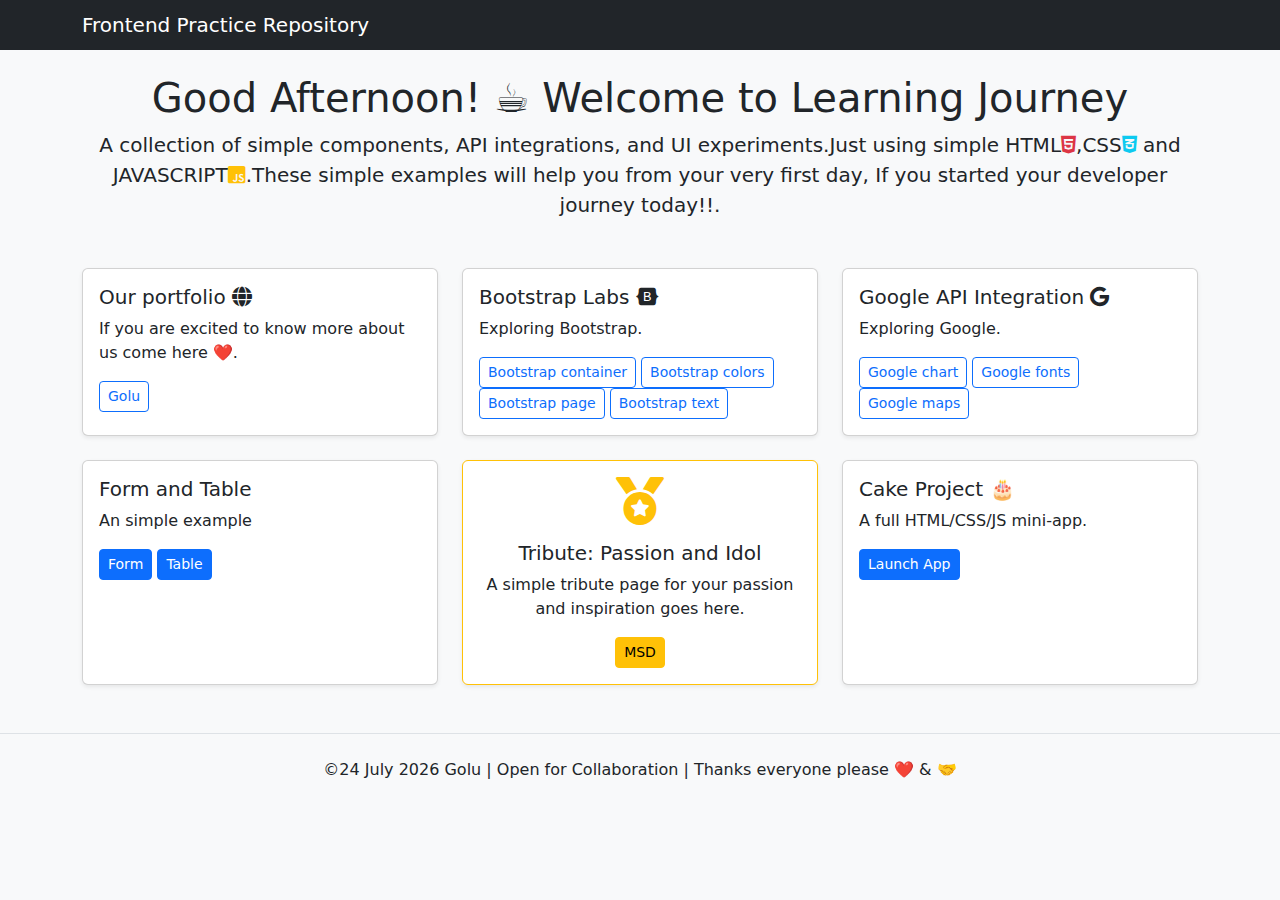
<file: index.html>
<!-- * Copyright (c) 2026 Golu
 * Project: Front-End Practice Dashboard
 * License: MIT
  -->

<!doctype html>

<!-- To write comments,Which is a very good practice to have then,
  you just need to click "ctrl+/(forwardslash)" on windows
  and on MacOs "command+/". It works almost in every code editors for any programming language -->

<html lang="en">
  <!--If any fellow learner curious about what is going through each line of code,
   then you just need to take your cursor on the exact content. 
  It will automatically take you to the best reference  -->

  <head>
    <meta charset="UTF-8" />
    <meta name="viewport" content="width=device-width, initial-scale=1.0" />
    <title>Golu's Web Dev Front-End Playground</title>
    <link rel="stylesheet" href="style.css" />
    <link
      href="https://cdn.jsdelivr.net/npm/bootstrap@5.3.0/dist/css/bootstrap.min.css"
      rel="stylesheet"
    />
    <link
      rel="stylesheet"
      href="https://cdnjs.cloudflare.com/ajax/libs/font-awesome/6.0.0/css/all.min.css"
    />
  </head>
  <body class="bg-light">
    <!-- first-section || The project heading -->
    <nav class="navbar navbar-dark bg-dark mb-4">
      <div class="container">
        <span class="navbar-brand mb-0 h1">Frontend Practice Repository</span>
      </div>
    </nav>

    <div class="container">
      <!-- second-section || The project description -->
      <header class="text-center mb-5">
        <h1 id="welcome">Welcome to Learning Journey</h1>
        <p class="lead">
          A collection of simple components, API integrations, and UI
          experiments.Just using simple HTML<i
            class="fa-brands fa-html5 text-danger"
          ></i
          >,CSS<i class="fa-brands fa-css3-alt text-info"></i> and JAVASCRIPT<i
            class="fa-brands fa-js-square text-warning"
          ></i
          >.These simple examples will help you from your very first day, If you
          started your developer journey today!!.
        </p>
      </header>

      <div class="row g-4">
        <!-- third-section || Your personal-portfolio goes here with your F-Name "just link yourname.html here" -->
        <div class="col-md-4">
          <div class="card h-100 shadow-sm">
            <div class="card-body">
              <h5 class="card-title">
                Our portfolio <i class="fa-solid fa-globe"></i>
              </h5>
              <p class="card-text">
                If you are excited to know more about us come here ❤️.
              </p>
              <a href="Golu.html" class="btn btn-outline-primary btn-sm"
                >Golu</a
              >
            </div>
          </div>
        </div>

        <!-- All other examples goes here in their appropriate card -->
        <div class="col-md-4">
          <div class="card h-100 shadow-sm">
            <div class="card-body">
              <h5 class="card-title">
                Bootstrap Labs <i class="fa-brands fa-bootstrap"></i>
              </h5>
              <p class="card-text">Exploring Bootstrap.</p>
              <a
                href="bootstrap-class-container.html"
                class="btn btn-outline-primary btn-sm"
                >Bootstrap container</a
              >
              <a
                href="bootstrap-colors.html"
                class="btn btn-outline-primary btn-sm"
                >Bootstrap colors</a
              >
              <a
                href="bootstrap-page.html"
                class="btn btn-outline-primary btn-sm"
                >Bootstrap page</a
              >
              <a
                href="bootstrap-text-color.html"
                class="btn btn-outline-primary btn-sm"
                >Bootstrap text</a
              >
            </div>
          </div>
        </div>

        <div class="col-md-4">
          <div class="card h-100 shadow-sm">
            <div class="card-body">
              <h5 class="card-title">
                Google API Integration <i class="fa-brands fa-google"></i>
              </h5>
              <p class="card-text">Exploring Google.</p>
              <a href="google-chart.html" class="btn btn-outline-primary btn-sm"
                >Google chart</a
              >
              <a href="google-fonts.html" class="btn btn-outline-primary btn-sm"
                >Google fonts</a
              >
              <a href="google-maps.html" class="btn btn-outline-primary btn-sm"
                >Google maps</a
              >
            </div>
          </div>
        </div>

        <div class="col-md-4">
          <div class="card h-100 shadow-sm">
            <div class="card-body">
              <h5 class="card-title">Form and Table</h5>
              <p class="card-text">An simple example</p>
              <a href="form.html" class="btn btn-primary btn-sm">Form</a>
              <a href="table.html" class="btn btn-primary btn-sm">Table</a>
            </div>
          </div>
        </div>

        <!-- Create a .html file for your passion and idol in the project and just add link on this card -->
        <div class="col-md-4">
          <div class="card h-100 shadow-sm border-warning">
            <div class="card-body text-center">
              <i class="fa-solid fa-medal fa-3x text-warning mb-3"></i>
              <h5 class="card-title">Tribute: Passion and Idol</h5>
              <p class="card-text">
                A simple tribute page for your passion and inspiration goes
                here.
              </p>
              <a href="Dhoni.html" class="btn btn-warning btn-sm">MSD</a>
            </div>
          </div>
        </div>

        <!-- Here like "Cake project" 
      you can showcase your a little special project with a different card
      with the exact project name -->
        <div class="col-md-4">
          <div class="card h-100 shadow-sm">
            <div class="card-body">
              <h5 class="card-title">Cake Project 🎂</h5>
              <p class="card-text">A full HTML/CSS/JS mini-app.</p>
              <a href="Cake.html" class="btn btn-primary btn-sm">Launch App</a>
            </div>
          </div>
        </div>
      </div>
    </div>

    <footer class="text-center mt-5 py-4 border-top">
      <p>
        &copy;<span id="display-date"></span> Golu | Open for Collaboration |
        Thanks everyone please ❤️ & 🤝
      </p>
    </footer>

    <!-- A special and kind reminder- Please don't do anything extra
     here at index.html, style.css and index.js.
     And in the entire project keep things simple and as instructed 
     THANKS FOR YOUR KIND UNDERSTANDING AND LOVE ❤️🤝🧑‍💻🙏🫰
     
     NOTE: P for PROGRAMMING & P for PATIENCE
     "TILL THE FULL STOP DOESN'T COME,
     SENTENCE IS NOT COMPLETE."
     
     "Learning with passion rather than unnecessary obsession"
     
     THANKS AGAIN EVERYONE & NEVER NEVER GIVE UP KEEP MOVING ⏩-->

    <script src="index.js"></script>
  </body>
</html>
</file>
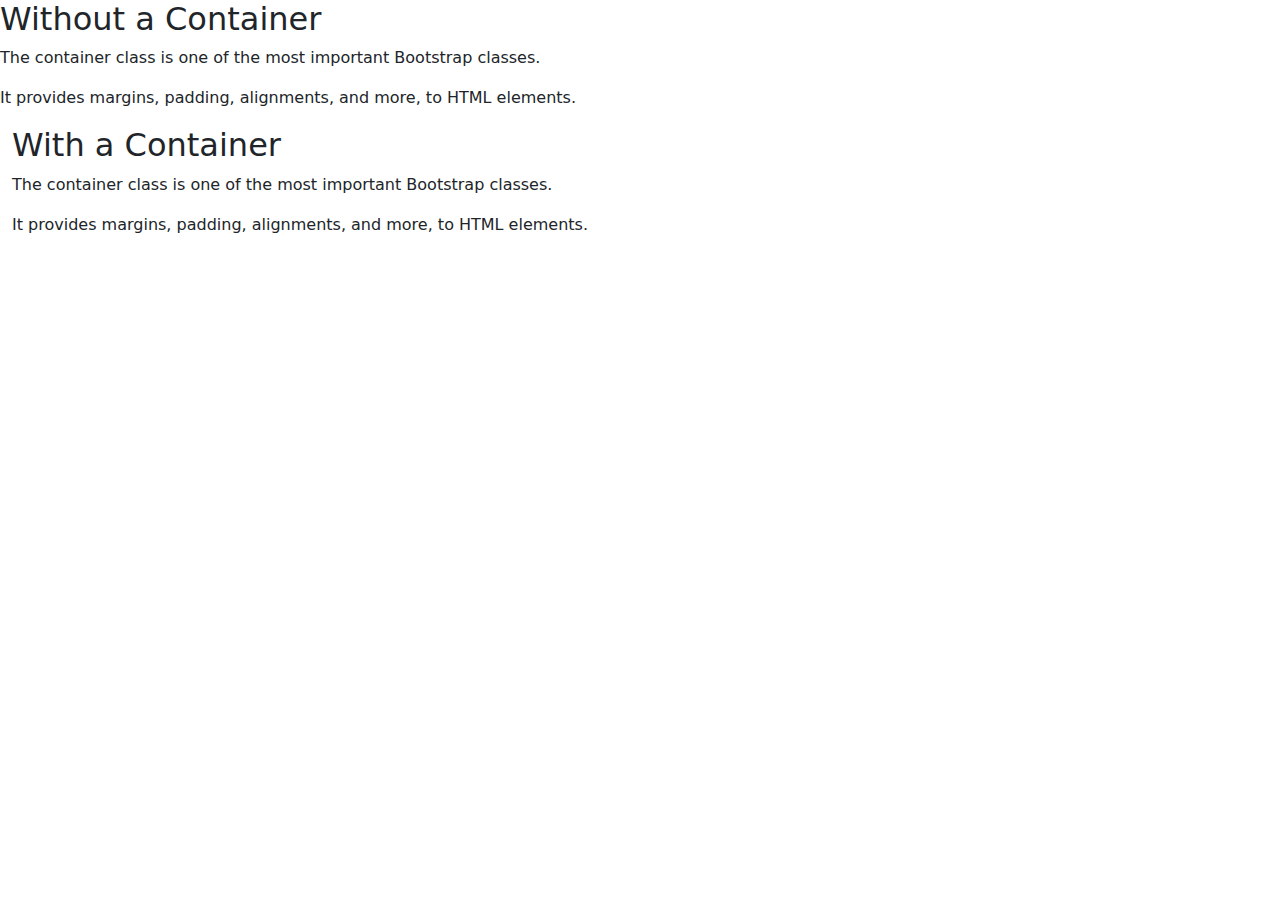
<file: bootstrap-class-container.html>
<!doctype html>
<html lang="en">
  <head>
    <title>Bootstrap Example</title>
    <meta charset="utf-8" />
    <meta name="viewport" content="width=device-width, initial-scale=1" />
    <link
      href="https://cdn.jsdelivr.net/npm/bootstrap@5.1.1/dist/css/bootstrap.min.css"
      rel="stylesheet"
    />
  </head>
  <body>
    <div>
      <h2>Without a Container</h2>
      <p>The container class is one of the most important Bootstrap classes.</p>
      <p>
        It provides margins, padding, alignments, and more, to HTML elements.
      </p>
    </div>

    <div class="container-fluid">
      <h2>With a Container</h2>
      <p>The container class is one of the most important Bootstrap classes.</p>
      <p>
        It provides margins, padding, alignments, and more, to HTML elements.
      </p>
    </div>

    <script src="https://cdn.jsdelivr.net/npm/bootstrap@5.1.1/dist/js/bootstrap.bundle.min.js"></script>
  </body>
</html>
</file>
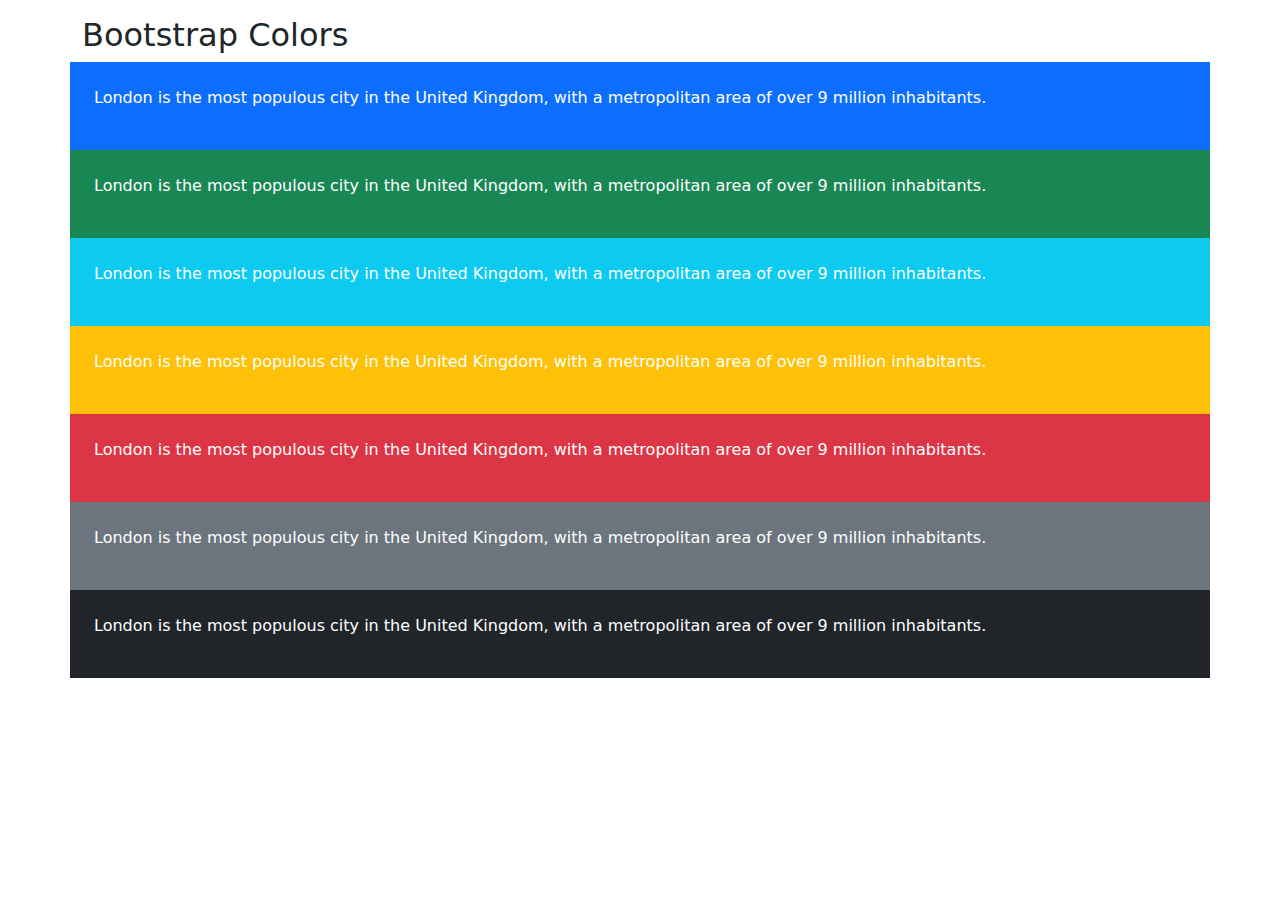
<file: bootstrap-colors.html>
<!doctype html>
<html lang="en">
  <head>
    <title>Bootstrap Example</title>
    <meta charset="utf-8" />
    <meta name="viewport" content="width=device-width, initial-scale=1" />
    <link
      href="https://cdn.jsdelivr.net/npm/bootstrap@5.1.1/dist/css/bootstrap.min.css"
      rel="stylesheet"
    />
  </head>
  <body>
    <div class="container mt-3">
      <h2>Bootstrap Colors</h2>
    </div>

    <div class="container bg-primary text-white p-4">
      <p>
        London is the most populous city in the United Kingdom, with a
        metropolitan area of over 9 million inhabitants.
      </p>
    </div>

    <div class="container bg-success text-white p-4">
      <p>
        London is the most populous city in the United Kingdom, with a
        metropolitan area of over 9 million inhabitants.
      </p>
    </div>

    <div class="container bg-info text-white p-4">
      <p>
        London is the most populous city in the United Kingdom, with a
        metropolitan area of over 9 million inhabitants.
      </p>
    </div>

    <div class="container bg-warning text-white p-4">
      <p>
        London is the most populous city in the United Kingdom, with a
        metropolitan area of over 9 million inhabitants.
      </p>
    </div>

    <div class="container bg-danger text-white p-4">
      <p>
        London is the most populous city in the United Kingdom, with a
        metropolitan area of over 9 million inhabitants.
      </p>
    </div>

    <div class="container bg-secondary text-white p-4">
      <p>
        London is the most populous city in the United Kingdom, with a
        metropolitan area of over 9 million inhabitants.
      </p>
    </div>

    <div class="container bg-dark text-white p-4">
      <p>
        London is the most populous city in the United Kingdom, with a
        metropolitan area of over 9 million inhabitants.
      </p>
    </div>

    <script src="https://cdn.jsdelivr.net/npm/bootstrap@5.1.1/dist/js/bootstrap.bundle.min.js"></script>
  </body>
</html>
</file>
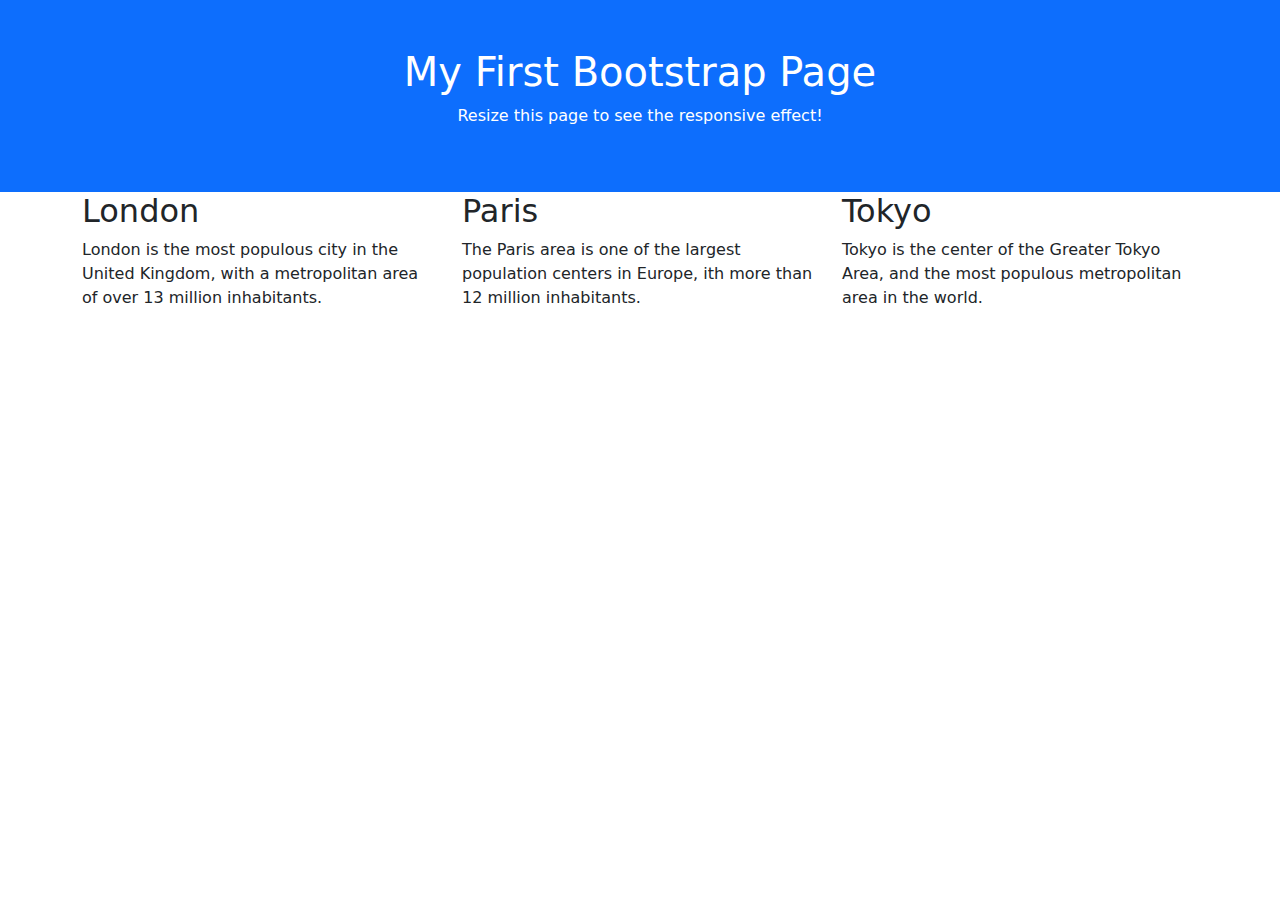
<file: bootstrap-page.html>
<!doctype html>
<html lang="en">
  <head>
    <title>Bootstrap Example</title>
    <meta charset="utf-8" />
    <meta name="viewport" content="width=device-width, initial-scale=1" />
    <link
      href="https://cdn.jsdelivr.net/npm/bootstrap@5.1.1/dist/css/bootstrap.min.css"
      rel="stylesheet"
    />
  </head>
  <body>
    <div class="bg-primary text-white p-5 text-center">
      <h1>My First Bootstrap Page</h1>
      <p>Resize this page to see the responsive effect!</p>
    </div>

    <div class="container">
      <div class="row">
        <div class="col-sm-4">
          <h2>London</h2>
          <p>
            London is the most populous city in the United Kingdom, with a
            metropolitan area of over 13 million inhabitants.
          </p>
        </div>
        <div class="col-sm-4">
          <h2>Paris</h2>
          <p>
            The Paris area is one of the largest population centers in Europe,
            ith more than 12 million inhabitants.
          </p>
        </div>
        <div class="col-sm-4">
          <h2>Tokyo</h2>
          <p>
            Tokyo is the center of the Greater Tokyo Area, and the most populous
            metropolitan area in the world.
          </p>
        </div>
      </div>
    </div>
    <script src="https://cdn.jsdelivr.net/npm/bootstrap@5.1.1/dist/js/bootstrap.bundle.min.js"></script>
  </body>
</html>
</file>
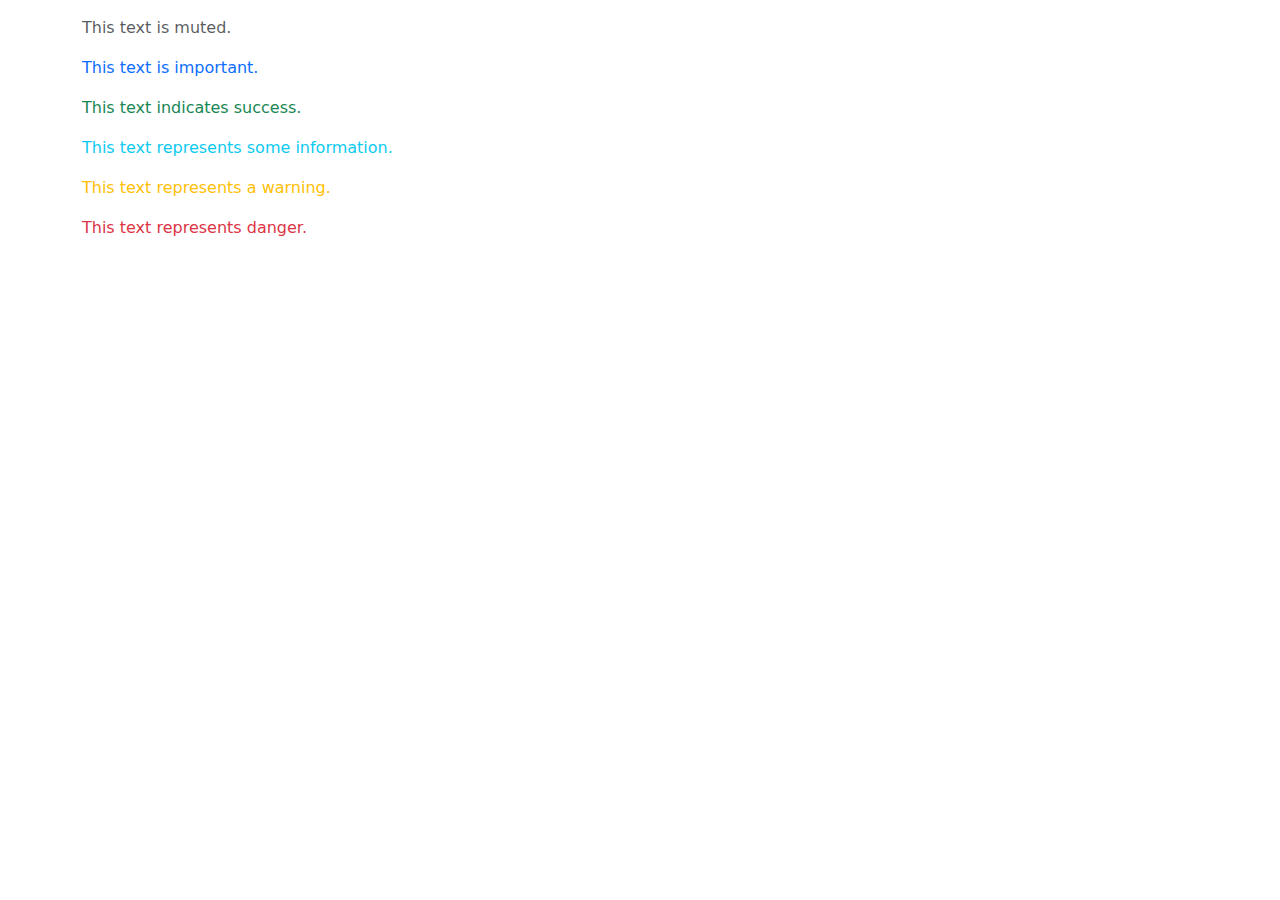
<file: bootstrap-text-color.html>
<!doctype html>
<html lang="en">
  <head>
    <title>Bootstrap Example</title>
    <meta charset="utf-8" />
    <meta name="viewport" content="width=device-width, initial-scale=1" />
    <link
      href="https://cdn.jsdelivr.net/npm/bootstrap@5.1.1/dist/css/bootstrap.min.css"
      rel="stylesheet"
    />
  </head>
  <body>
    <div class="container mt-3">
      <p class="text-muted">This text is muted.</p>
      <p class="text-primary">This text is important.</p>
      <p class="text-success">This text indicates success.</p>
      <p class="text-info">This text represents some information.</p>
      <p class="text-warning">This text represents a warning.</p>
      <p class="text-danger">This text represents danger.</p>
    </div>

    <script src="https://cdn.jsdelivr.net/npm/bootstrap@5.1.1/dist/js/bootstrap.bundle.min.js"></script>
  </body>
</html>
</file>
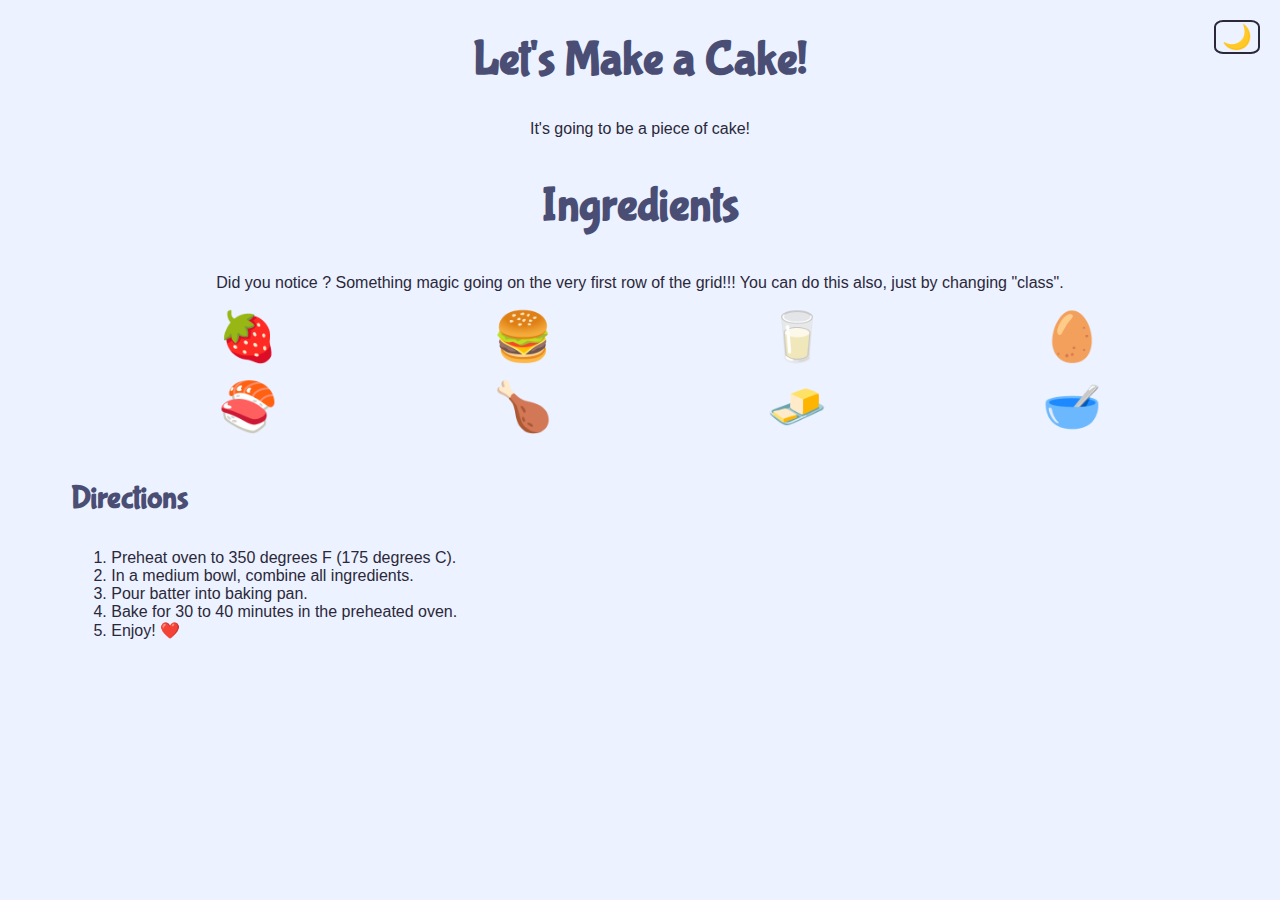
<file: Cake.html>
<!doctype html>
<html lang="en">
  <head>
    <title>Cake Class</title>
    <link rel="stylesheet" href="Cake.css" />
  </head>
  <body>
    <section class="container">
      <button id="theme-toggle" class="theme-btn">
        <span id="theme-icon">🌙</span>
      </button>
      <h1>Let's Make a Cake!</h1>

      <p>It's going to be a piece of cake!</p>
      <h2>Ingredients</h2>

      <p>
        Did you notice ? Something magic going on the very first row of the
        grid!!! You can do this also, just by changing "class".
      </p>

      <ul class="grid">
        <li class="scared">🍓</li>
        <li class="excited">🍔</li>
        <li class="scared">🥛</li>
        <li class="excited">🥚</li>
        <li>🍣</li>
        <li>🍗</li>
        <li>🧈</li>
        <li>🥣</li>
      </ul>
      <h3>Directions</h3>

      <ol>
        <li>Preheat oven to 350 degrees F (175 degrees C).</li>
        <li>In a medium bowl, combine all ingredients.</li>
        <li>Pour batter into baking pan.</li>
        <li>Bake for 30 to 40 minutes in the preheated oven.</li>
        <li>Enjoy! ❤️</li>
      </ol>
    </section>
    <script src="Cake.js"></script>
  </body>
</html>
</file>
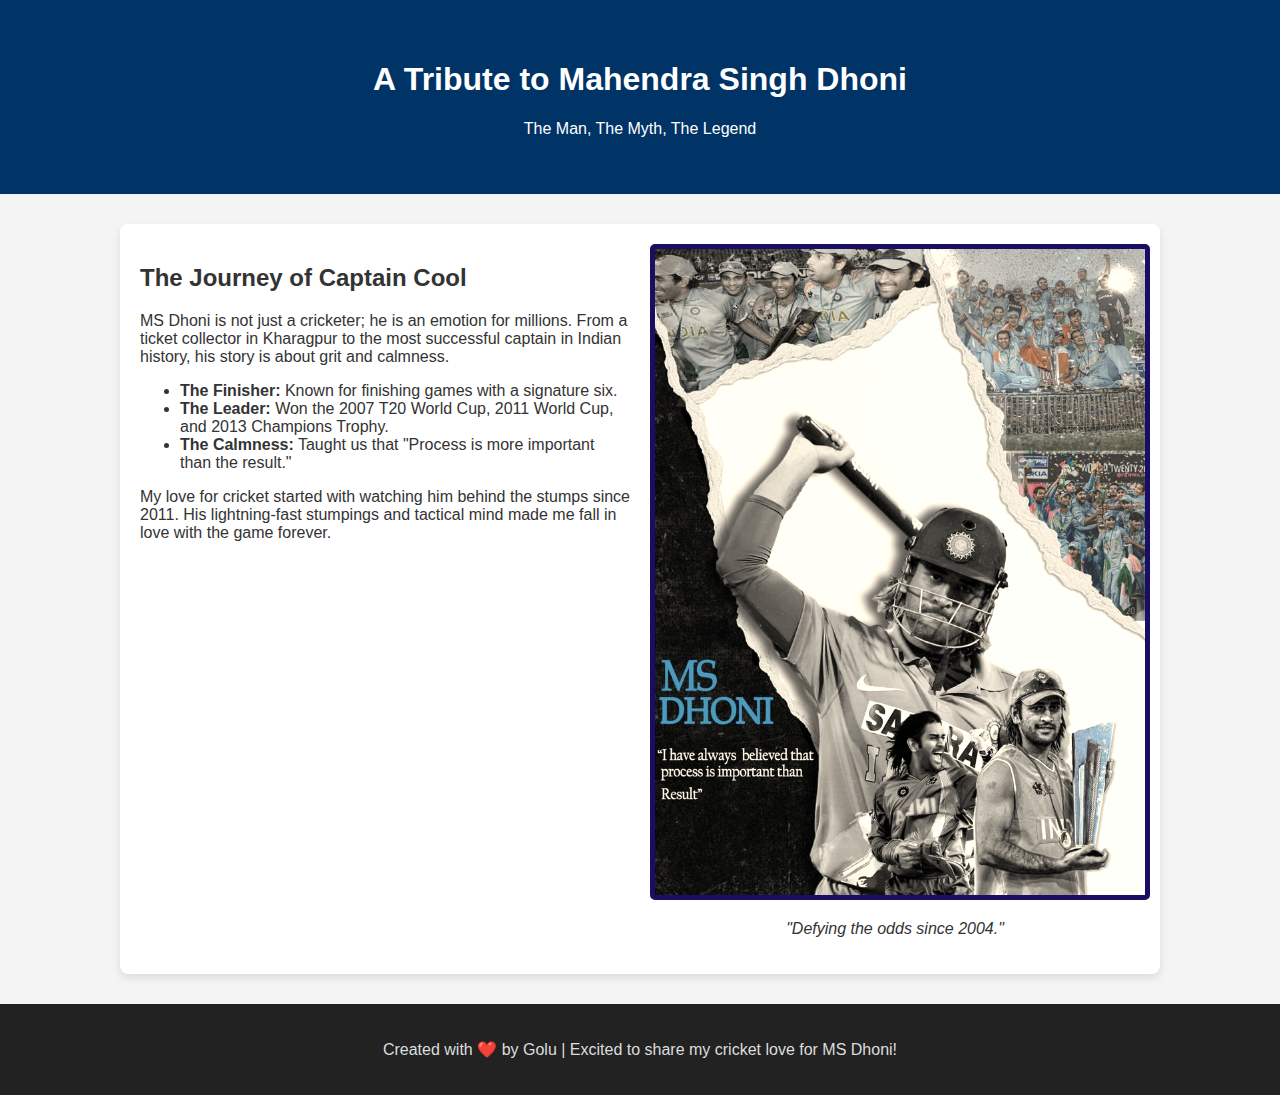
<file: Dhoni.html>
<!doctype html>
<html lang="en">
  <head>
    <meta charset="UTF-8" />
    <meta name="viewport" content="width=device-width, initial-scale=1.0" />
    <title>Tribute to MS Dhoni - Captain Cool</title>

    <!-- Internal css styling used here. 
     You can easily recognise this with the <style> direct in the html -->
    <style>
      body {
        font-family: "Segoe UI", sans-serif;
        background-color: #f4f4f4;
        margin: 0;
        padding: 0;
        color: #333;
      }

      header {
        background-color: #003366; /* India Jersey Blue */
        color: white;
        text-align: center;
        padding: 40px 20px;
      }

      .container {
        display: flex;
        flex-wrap: wrap;
        max-width: 1000px;
        margin: 30px auto;
        background: white;
        padding: 20px;
        border-radius: 8px;
        box-shadow: 0 4px 8px rgba(0, 0, 0, 0.1);
      }

      .left-content {
        flex: 1;
        padding-right: 20px;
        min-width: 300px;
      }

      .right-image {
        flex: 1;
        text-align: center;
        min-width: 300px;
      }

      .right-image img {
        max-width: 100%;
        height: auto;
        border-radius: 5px;
        border: 5px solid #120684; /* Saffron border for a vintage look */
        filter: sepia(30%) ;
      }

      footer {
        text-align: center;
        padding: 20px;
        background: #222;
        color: #ddd;
        margin-top: 30px;
      }
    </style>
  </head>
  <body>
    <header>
      <h1>A Tribute to Mahendra Singh Dhoni</h1>
      <p>The Man, The Myth, The Legend</p>
    </header>

    <div class="container">
      <div class="left-content">
        <h2>The Journey of Captain Cool</h2>
        <p>
          MS Dhoni is not just a cricketer; he is an emotion for millions. From
          a ticket collector in Kharagpur to the most successful captain in
          Indian history, his story is about grit and calmness.
        </p>
        <ul>
          <li>
            <strong>The Finisher:</strong> Known for finishing games with a
            signature six.
          </li>
          <li>
            <strong>The Leader:</strong> Won the 2007 T20 World Cup, 2011 World
            Cup, and 2013 Champions Trophy.
          </li>
          <li>
            <strong>The Calmness:</strong> Taught us that "Process is more
            important than the result."
          </li>
        </ul>
        <p>
          My love for cricket started with watching him behind the stumps since 2011. His
          lightning-fast stumpings and tactical mind made me fall in love with
          the game forever.
        </p>
      </div>

      <div class="right-image">
        <img
          src="ms-dhoni.jpg"
          alt="Captain Cool"
        />
        <p><em>"Defying the odds since 2004."</em></p>
      </div>
    </div>

    <footer>
      <p>
        Created with ❤️ by Golu | Excited to share my cricket love for MS Dhoni!
      </p>
    </footer>
  </body>
</html>
</file>
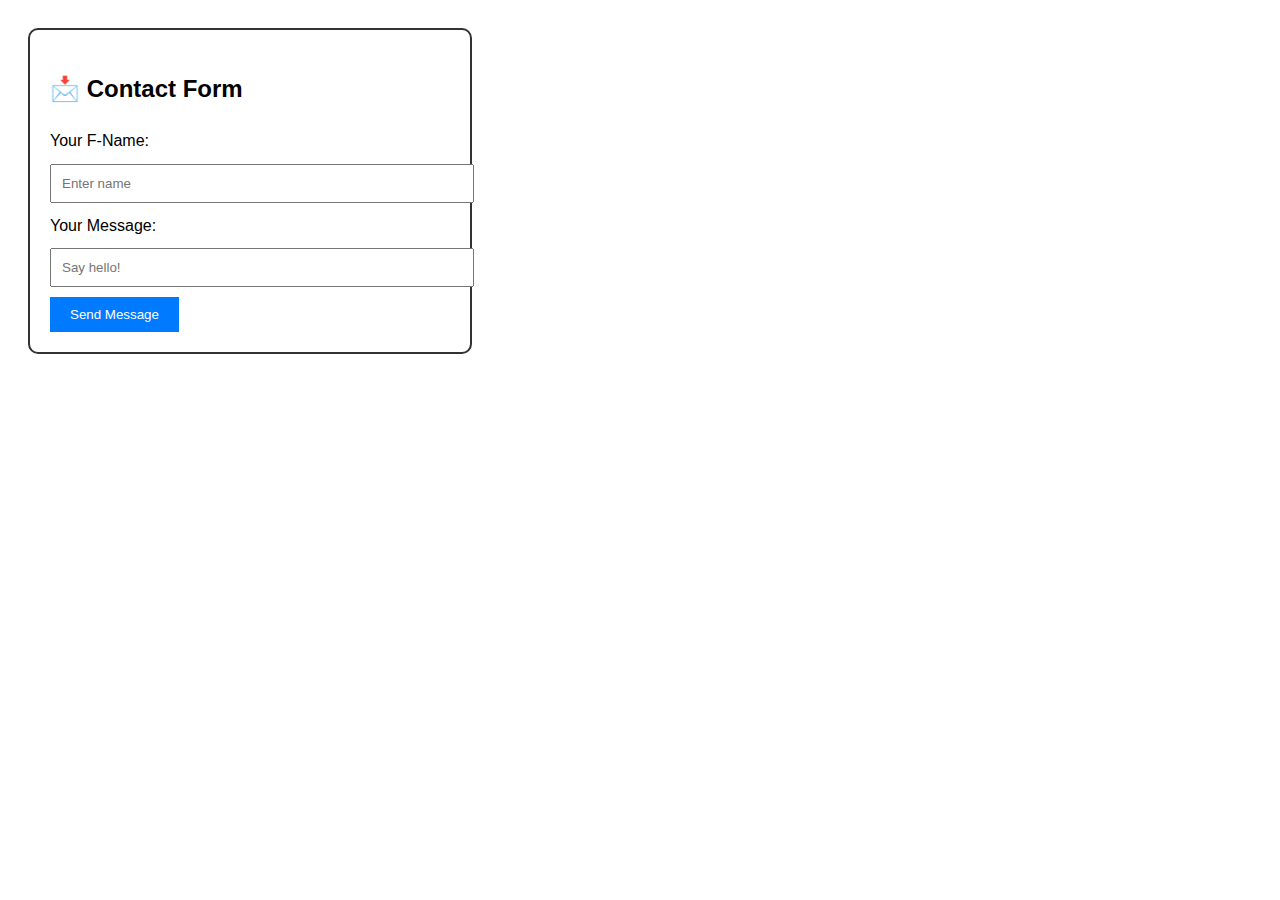
<file: form.html>
<!doctype html>
<html lang="en">
  <head>
    <meta charset="UTF-8" />
    <title>Simple Form Lab</title>
    <style>
      body {
        font-family: sans-serif;
        padding: 20px;
        line-height: 1.6;
      }
      .form-box {
        border: 2px solid #333;
        padding: 20px;
        max-width: 400px;
        border-radius: 10px;
      }
      input {
        width: 100%;
        padding: 10px;
        margin: 10px 0;
        display: block;
      }

      input:hover {

        background-color:  #fff9c4;

      }

      button {
        background: #007bff;
        color: white;
        border: none;
        padding: 10px 20px;
        cursor: pointer;
      }
    </style>
  </head>
  <body>
    <div class="form-box">
      <h2>📩 Contact Form</h2>
      <form>
        <label>Your F-Name:</label>
        <input type="text" placeholder="Enter name" />

        <label>Your Message:</label>
        <input type="text" placeholder="Say hello!" />

        <button type="button">Send Message</button>
      </form>
    </div>
    <br />
  </body>
</html>
</file>
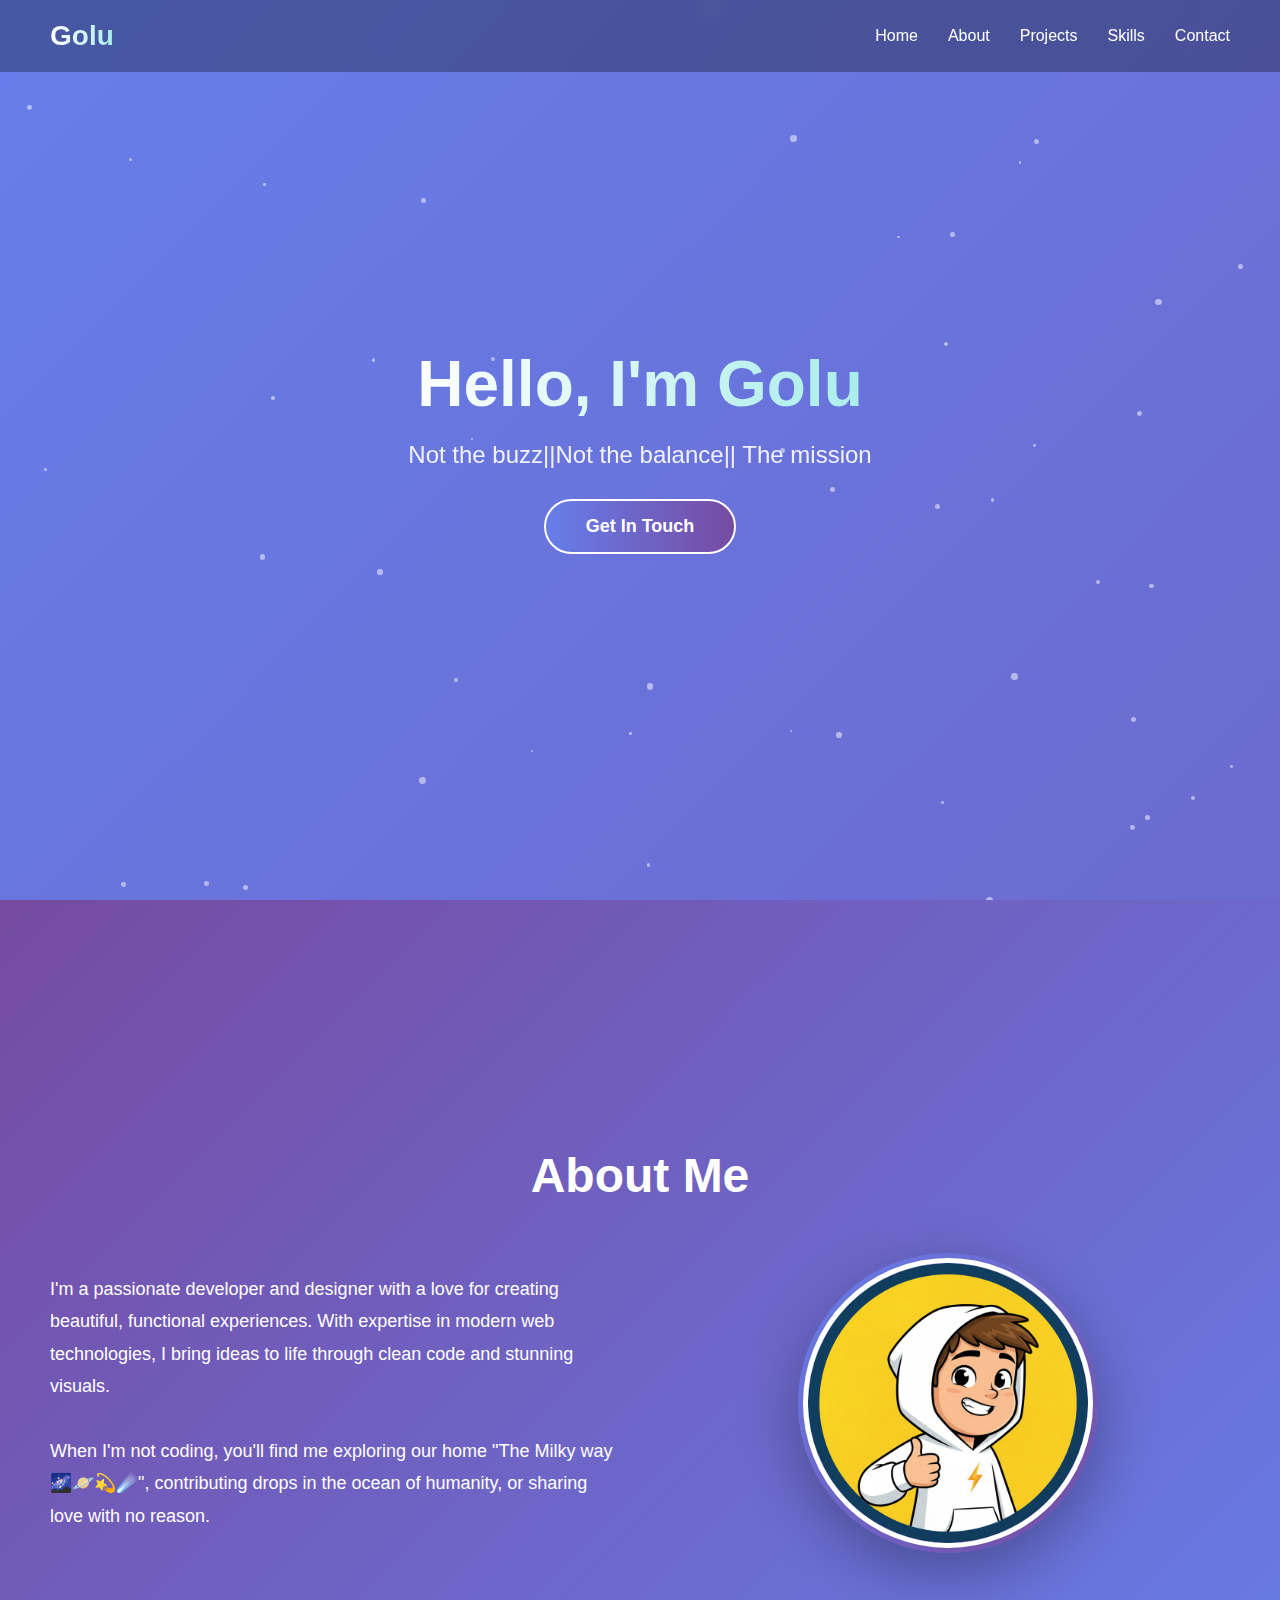
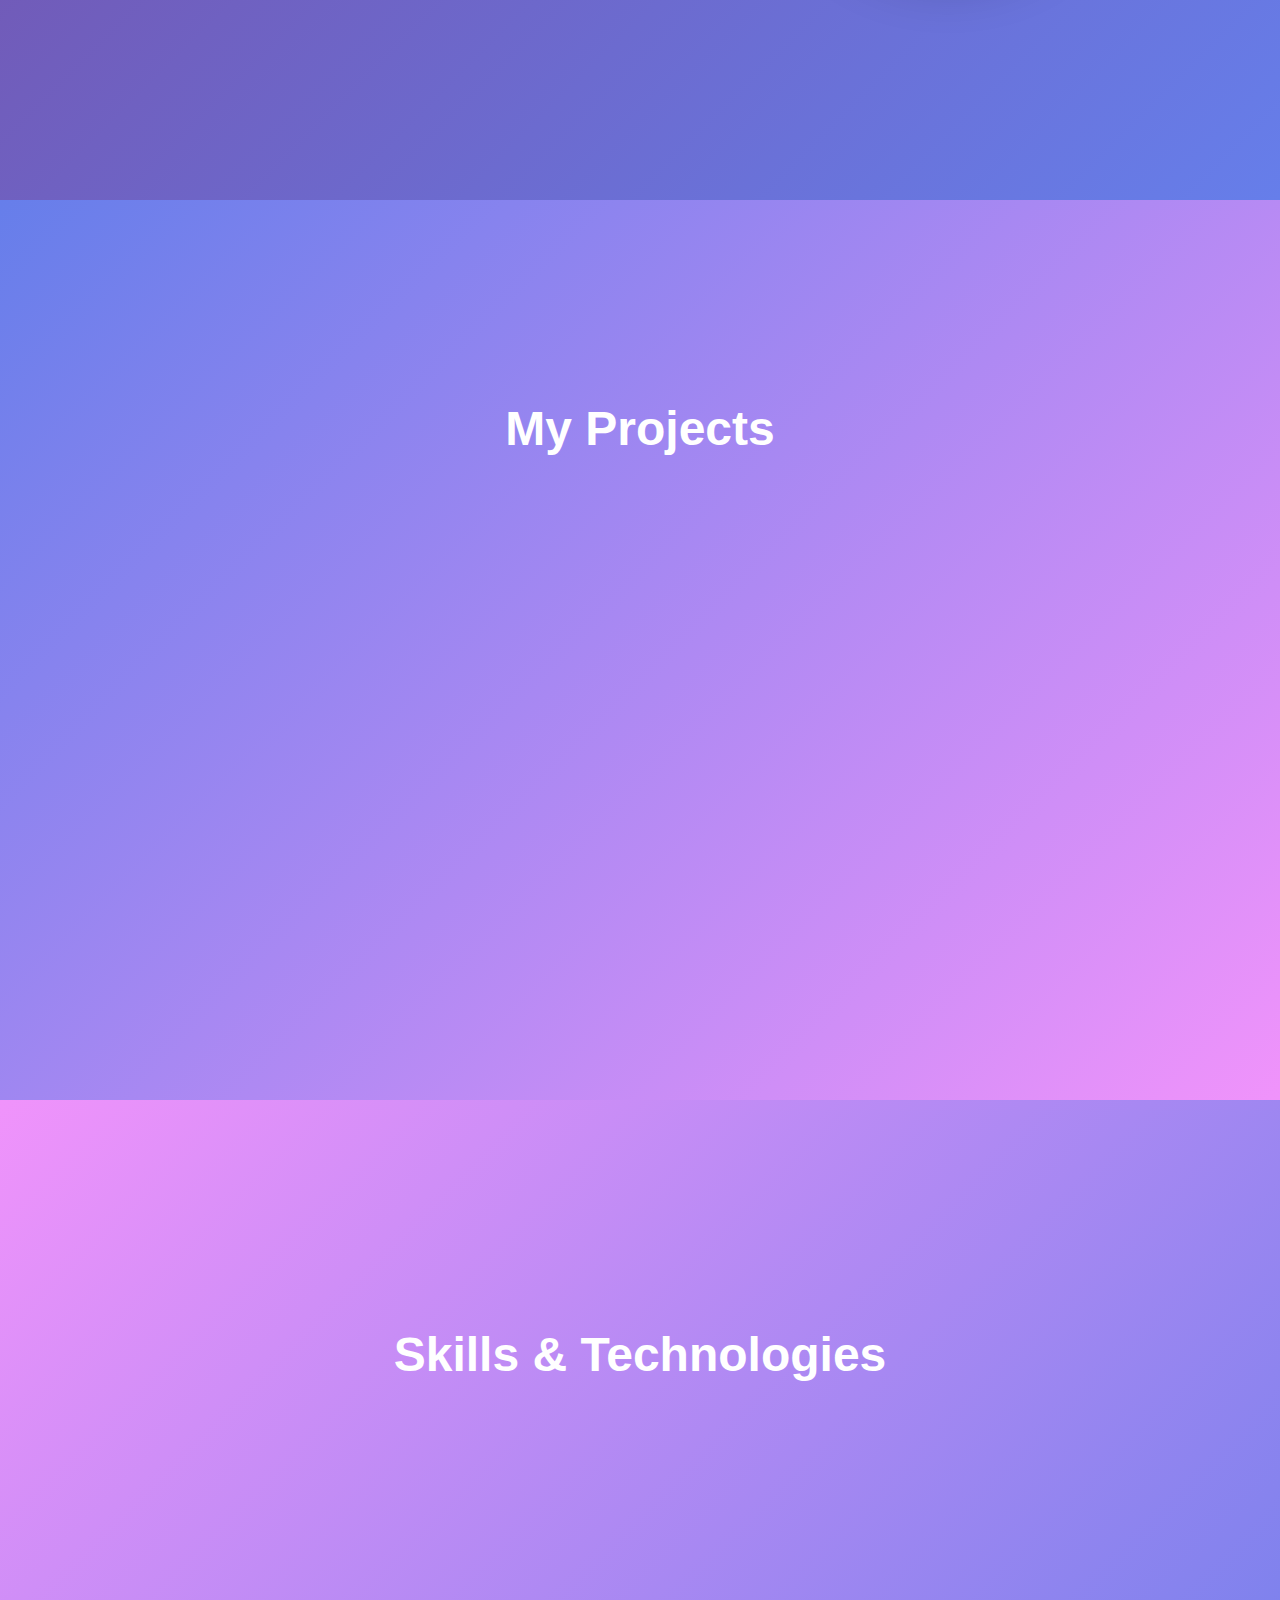
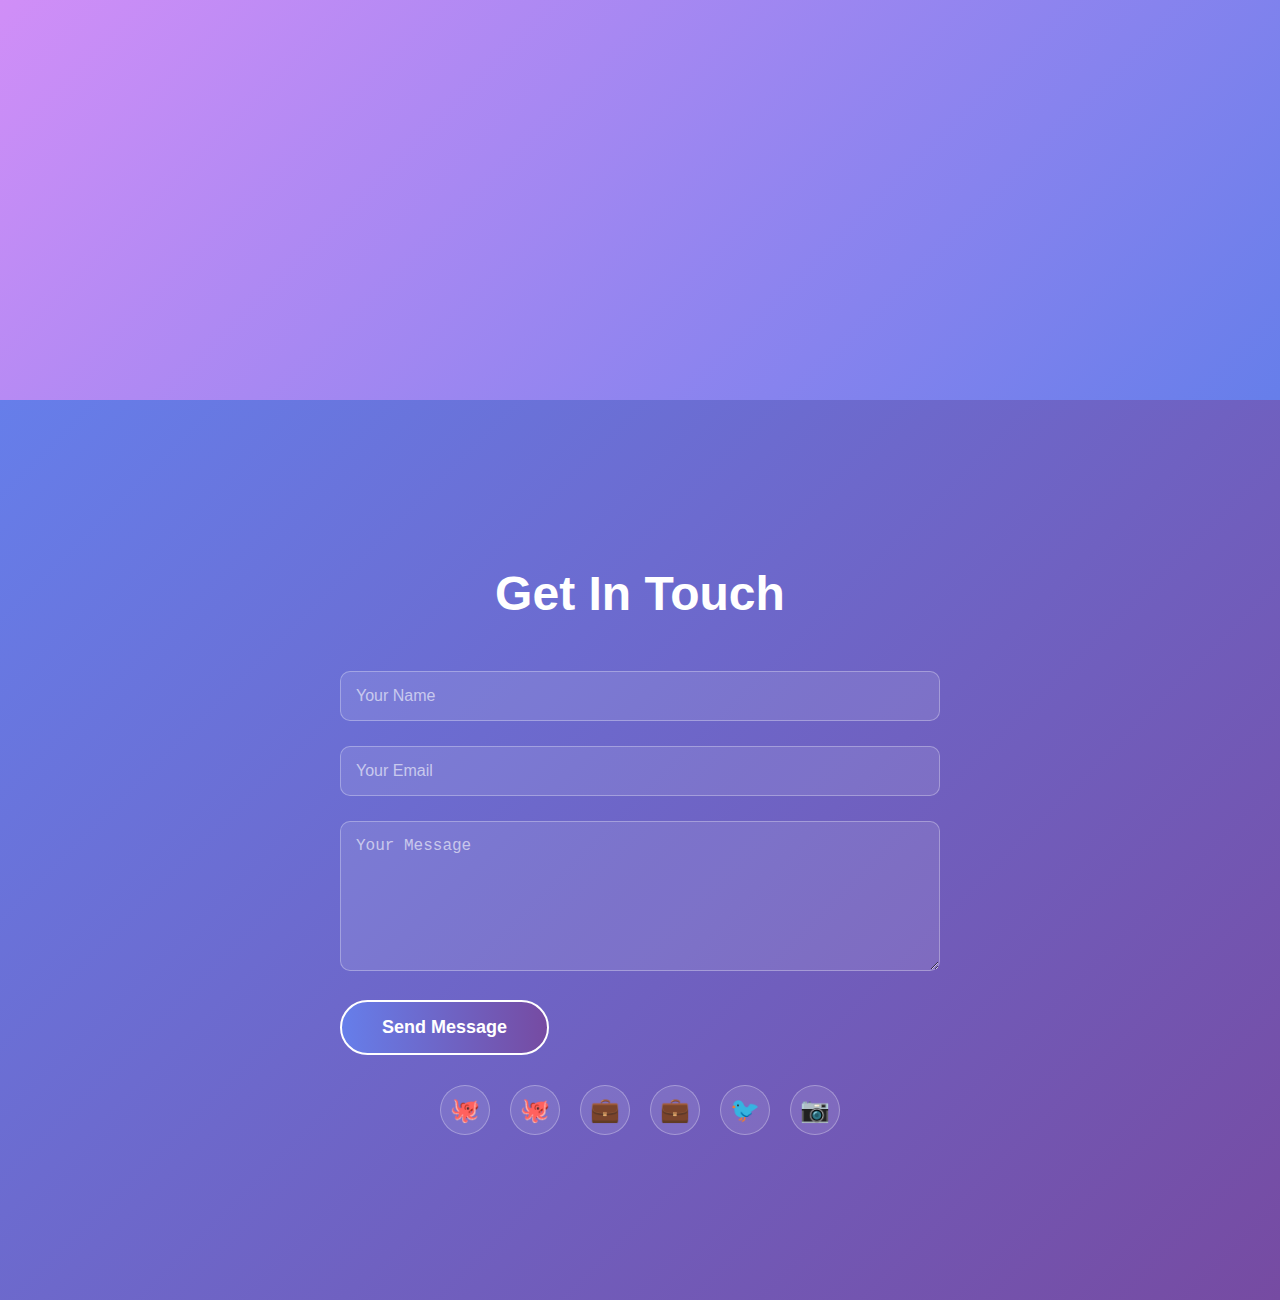
<file: Golu.html>
<!doctype html>
<html lang="en">
  <head>
    <meta charset="UTF-8" />
    <meta name="viewport" content="width=device-width, initial-scale=1.0" />
    <title>Golu Here</title>
    <style>
      * {
        margin: 0;
        padding: 0;
        box-sizing: border-box;
      }

      body {
        font-family: "Segoe UI", Tahoma, Geneva, Verdana, sans-serif;
        background: linear-gradient(135deg, #667eea 0%, #764ba2 100%);
        color: #fff;
        overflow-x: hidden;
      }

      .navbar {
        position: fixed;
        top: 0;
        width: 100%;
        padding: 20px 50px;
        display: flex;
        justify-content: space-between;
        align-items: center;
        z-index: 1000;
        background: rgba(0, 0, 0, 0.3);
        backdrop-filter: blur(10px);
        transition: all 0.3s ease;
      }

      .navbar.scrolled {
        background: rgba(0, 0, 0, 0.8);
        padding: 15px 50px;
      }

      .logo {
        font-size: 28px;
        font-weight: bold;
        background: linear-gradient(90deg, #fff, #a8edea);
        background-clip: text;
        -webkit-background-clip: text;
        -webkit-text-fill-color: transparent;
      }

      .nav-links {
        display: flex;
        gap: 30px;
        list-style: none;
      }

      .nav-links a {
        color: #fff;
        text-decoration: none;
        font-weight: 500;
        transition: all 0.3s ease;
        position: relative;
      }

      .nav-links a::after {
        content: "";
        position: absolute;
        bottom: -5px;
        left: 0;
        width: 0;
        height: 2px;
        background: #fff;
        transition: width 0.3s ease;
      }

      .nav-links a:hover::after {
        width: 100%;
      }

      .hero {
        height: 100vh;
        display: flex;
        align-items: center;
        justify-content: center;
        text-align: center;
        position: relative;
        overflow: hidden;
      }

      .particles {
        position: absolute;
        width: 100%;
        height: 100%;
      }

      .particle {
        position: absolute;
        background: rgba(255, 255, 255, 0.5);
        border-radius: 50%;
        animation: float 6s infinite ease-in-out;
      }

      @keyframes float {
        0%,
        100% {
          transform: translateY(0) translateX(0);
        }
        50% {
          transform: translateY(-20px) translateX(20px);
        }
      }

      .hero-content {
        z-index: 1;
        animation: fadeInUp 1s ease;
      }

      @keyframes fadeInUp {
        from {
          opacity: 0;
          transform: translateY(30px);
        }
        to {
          opacity: 1;
          transform: translateY(0);
        }
      }
      .hero h1 {
        font-size: 64px;
        margin-bottom: 20px;
        background: linear-gradient(90deg, #fff, #a8edea);
        background-clip: text;
        -webkit-background-clip: text;
        -webkit-text-fill-color: transparent;
      }

      .hero p {
        font-size: 24px;
        margin-bottom: 30px;
        opacity: 0.9;
      }

      .cta-button {
        padding: 15px 40px;
        background: linear-gradient(90deg, #667eea, #764ba2);
        border: 2px solid #fff;
        color: #fff;
        font-size: 18px;
        font-weight: bold;
        cursor: pointer;
        border-radius: 50px;
        transition: all 0.3s ease;
        text-decoration: none;
        display: inline-block;
      }

      .cta-button:hover {
        transform: translateY(-3px);
        box-shadow: 0 10px 30px rgba(0, 0, 0, 0.3);
      }

      .section {
        min-height: 100vh;
        padding: 100px 50px;
        display: flex;
        align-items: center;
        justify-content: center;
      }

      .about {
        background: linear-gradient(135deg, #764ba2 0%, #667eea 100%);
      }

      .projects {
        background: linear-gradient(135deg, #667eea 0%, #f093fb 100%);
      }

      .skills {
        background: linear-gradient(135deg, #f093fb 0%, #667eea 100%);
      }

      .contact {
        background: linear-gradient(135deg, #667eea 0%, #764ba2 100%);
      }

      .container {
        max-width: 1200px;
        width: 100%;
      }

      .section-title {
        font-size: 48px;
        margin-bottom: 50px;
        text-align: center;
        animation: fadeInUp 1s ease;
      }

      .about-content {
        display: flex;
        gap: 50px;
        align-items: center;
      }

      .about-text {
        flex: 1;
        font-size: 18px;
        line-height: 1.8;
      }

      .about-image {
        flex: 1;
        text-align: center;
      }

      .profile-pic {
        width: 300px;
        height: 300px;
        border-radius: 50%;
        background: linear-gradient(135deg, #667eea, #764ba2);
        display: flex;
        align-items: center;
        justify-content: center;
        font-size: 120px;
        margin: 0 auto;
        box-shadow: 0 20px 60px rgba(0, 0, 0, 0.3);
        animation: pulse 3s infinite;
      }

      .GksPic {
        width: 290px;
        height: 290px;
        border-radius: 50%;
        object-fit: cover;
        border: 5px solid #fff;
      }

      @keyframes pulse {
        0%,
        100% {
          transform: scale(1);
        }
        50% {
          transform: scale(1.05);
        }
      }

      .project-grid {
        display: grid;
        grid-template-columns: repeat(auto-fit, minmax(300px, 1fr));
        gap: 30px;
      }

      .project-card {
        background: rgba(255, 255, 255, 0.1);
        backdrop-filter: blur(10px);
        padding: 30px;
        border-radius: 20px;
        transition: all 0.3s ease;
        cursor: pointer;
        border: 1px solid rgba(255, 255, 255, 0.2);
      }

      .project-card:hover {
        transform: translateY(-10px);
        box-shadow: 0 20px 40px rgba(0, 0, 0, 0.3);
        background: rgba(255, 255, 255, 0.2);
      }

      .project-card h3 {
        font-size: 24px;
        margin-bottom: 15px;
      }

      .project-card p {
        line-height: 1.6;
        opacity: 0.9;
      }

      .skills-grid {
        display: grid;
        grid-template-columns: repeat(auto-fit, minmax(150px, 1fr));
        gap: 20px;
      }

      .skill-item {
        background: rgba(255, 255, 255, 0.1);
        backdrop-filter: blur(10px);
        padding: 30px;
        border-radius: 15px;
        text-align: center;
        transition: all 0.3s ease;
        border: 1px solid rgba(255, 255, 255, 0.2);
      }

      .skill-item:hover {
        transform: translateY(-5px);
        background: rgba(255, 255, 255, 0.2);
      }

      .skill-icon {
        font-size: 48px;
        margin-bottom: 15px;
      }

      .contact-form {
        max-width: 600px;
        margin: 0 auto;
      }

      .form-group {
        margin-bottom: 25px;
      }

      .form-group input,
      .form-group textarea {
        width: 100%;
        padding: 15px;
        background: rgba(255, 255, 255, 0.1);
        border: 1px solid rgba(255, 255, 255, 0.3);
        border-radius: 10px;
        color: #fff;
        font-size: 16px;
        transition: all 0.3s ease;
      }

      .form-group input::placeholder,
      .form-group textarea::placeholder {
        color: rgba(255, 255, 255, 0.6);
      }

      .form-group input:focus,
      .form-group textarea:focus {
        outline: none;
        background: rgba(255, 255, 255, 0.2);
        border-color: #fff;
      }

      .form-group textarea {
        resize: vertical;
        min-height: 150px;
      }

      .social-links {
        display: flex;
        gap: 20px;
        justify-content: center;
        margin-top: 30px;
      }

      .social-links a {
        width: 50px;
        height: 50px;
        background: rgba(255, 255, 255, 0.1);
        border: 1px solid rgba(255, 255, 255, 0.3);
        border-radius: 50%;
        display: flex;
        align-items: center;
        justify-content: center;
        color: #fff;
        font-size: 24px;
        transition: all 0.3s ease;
        text-decoration: none;
      }

      .social-links a:hover {
        background: rgba(255, 255, 255, 0.3);
        transform: translateY(-5px);
      }
    </style>
  </head>
  <body>
    <nav class="navbar">
      <div class="logo">Golu</div>
      <ul class="nav-links">
        <li><a href="#home">Home</a></li>
        <li><a href="#about">About</a></li>
        <li><a href="#projects">Projects</a></li>
        <li><a href="#skills">Skills</a></li>
        <li><a href="#contact">Contact</a></li>
      </ul>
    </nav>

    <section id="home" class="hero">
      <div class="particles" id="particles"></div>
      <div class="hero-content">
        <h1>Hello, I'm Golu</h1>
        <p>Not the buzz||Not the balance|| The mission</p>
        <a href="#contact" class="cta-button">Get In Touch</a>
      </div>
    </section>

    <section id="about" class="section about">
      <div class="container">
        <h2 class="section-title">About Me</h2>
        <div class="about-content">
          <div class="about-text">
            <p>
              I'm a passionate developer and designer with a love for creating
              beautiful, functional experiences. With expertise in modern web
              technologies, I bring ideas to life through clean code and
              stunning visuals.
            </p>
            <br />
            <p>
              When I'm not coding, you'll find me exploring our home "The Milky
              way 🌌🪐💫☄️", contributing drops in the ocean of humanity, or
              sharing love with no reason.
            </p>
          </div>
          <div class="about-image">
            <div class="profile-pic">
              <img class="GksPic" src="./golu.jpg" alt="profile-pic" />
            </div>
          </div>
        </div>
      </div>
    </section>

    <section id="projects" class="section projects">
      <div class="container">
        <h2 class="section-title">My Projects</h2>
        <div class="project-grid">
          <div class="project-card">
            <h3>🚀 Project One</h3>
            <p>
              A cutting-edge web application built with modern frameworks,
              featuring real-time updates and intuitive UI.
            </p>
          </div>
          <div class="project-card">
            <h3>💡 Project Two</h3>
            <p>
              An innovative solution that streamlines workflows and enhances
              productivity through smart automation.
            </p>
          </div>
          <div class="project-card">
            <h3>🎨 Project Three</h3>
            <p>
              A creative portfolio showcasing stunning visuals and seamless
              interactions for an immersive experience.
            </p>
          </div>
          <div class="project-card">
            <h3>⚡ Project Four</h3>
            <p>
              High-performance application optimized for speed and scalability,
              handling thousands of requests.
            </p>
          </div>
          <div class="project-card">
            <h3>🌟 Project Five</h3>
            <p>
              Award-winning design that combines aesthetics with functionality
              for an unforgettable user experience.
            </p>
          </div>
          <div class="project-card">
            <h3>🔥 Project Six</h3>
            <p>
              Revolutionary platform that connects people and ideas, fostering
              collaboration and innovation.
            </p>
          </div>
        </div>
      </div>
    </section>

    <section id="skills" class="section skills">
      <div class="container">
        <h2 class="section-title">Skills & Technologies</h2>
        <div class="skills-grid">
          <div class="skill-item">
            <div class="skill-icon">💻</div>
            <div>Web Development</div>
          </div>
          <div class="skill-item">
            <div class="skill-icon">🎨</div>
            <div>UI/UX Design</div>
          </div>
          <div class="skill-item">
            <div class="skill-icon">📱</div>
            <div>Version Control</div>
          </div>
          <div class="skill-item">
            <div class="skill-icon">⚛</div>
            <div>React</div>
          </div>
          <div class="skill-item">
            <div class="skill-icon">🟢</div>
            <div>Node.js</div>
          </div>
          <div class="skill-item">
            <div class="skill-icon">🗄</div>
            <div>Databases</div>
          </div>
          <div class="skill-item">
            <div class="skill-icon">☁</div>
            <div>APIs</div>
          </div>
          <div class="skill-item">
            <div class="skill-icon">🔧</div>
            <div>DevOps</div>
          </div>
        </div>
      </div>
    </section>

    <section id="contact" class="section contact">
      <div class="container">
        <h2 class="section-title">Get In Touch</h2>
        <form class="contact-form">
          <div class="form-group">
            <input type="text" placeholder="Your Name" required />
          </div>
          <div class="form-group">
            <input type="email" placeholder="Your Email" required />
          </div>
          <div class="form-group">
            <textarea placeholder="Your Message" required></textarea>
          </div>
          <button type="submit" class="cta-button">Send Message</button>
        </form>
        <div class="social-links">
          <a href="https://github.com/Golu-007" title="GitHub">🐙</a>
          <a href="https://github.com/Ram77-code" title="GitHub">🐙</a>

          <a
            href="https://www.linkedin.com/in/anish-kumar-84136032a"
            title="LinkedIn"
            >💼</a
          >
          <a
            href="https://www.linkedin.com/in/golu-kumar-9207183a2"
            title="LinkedIn"
            >💼</a
          >

          <a href="#" title="Twitter">🐦</a>
          <a href="#" title="Instagram">📷</a>
        </div>
      </div>
    </section>

    <script>
      // Navbar scroll effect
      window.addEventListener("scroll", () => {
        const navbar = document.querySelector(".navbar");
        if (window.scrollY > 50) {
          navbar.classList.add("scrolled");
        } else {
          navbar.classList.remove("scrolled");
        }
      });

      // Create floating particles
      const particlesContainer = document.getElementById("particles");
      for (let i = 0; i < 50; i++) {
        const particle = document.createElement("div");
        particle.className = "particle";
        particle.style.width = Math.random() * 5 + 2 + "px";
        particle.style.height = particle.style.width;
        particle.style.left = Math.random() * 100 + "%";
        particle.style.top = Math.random() * 100 + "%";
        particle.style.animationDelay = Math.random() * 6 + "s";
        particle.style.animationDuration = Math.random() * 4 + 4 + "s";
        particlesContainer.appendChild(particle);
      }

      // Smooth scrolling
      document.querySelectorAll('a[href^="#"]').forEach((anchor) => {
        anchor.addEventListener("click", function (e) {
          e.preventDefault();
          const target = document.querySelector(this.getAttribute("href"));
          if (target) {
            target.scrollIntoView({
              behavior: "smooth",
              block: "start",
            });
          }
        });
      });

      // Form submission
      document
        .querySelector(".contact-form")
        .addEventListener("submit", (e) => {
          e.preventDefault();
          alert("Thank you for your message! I'll get back to you soon.");
          e.target.reset();
        });

      // Animate elements on scroll
      const observerOptions = {
        threshold: 0.1,
        rootMargin: "0px 0px -100px 0px",
      };

      const observer = new IntersectionObserver((entries) => {
        entries.forEach((entry) => {
          if (entry.isIntersecting) {
            entry.target.style.animation = "fadeInUp 1s ease forwards";
          }
        });
      }, observerOptions);

      document.querySelectorAll(".project-card, .skill-item").forEach((el) => {
        el.style.opacity = "0";
        observer.observe(el);
      });
    </script>
  </body>
</html>
</file>
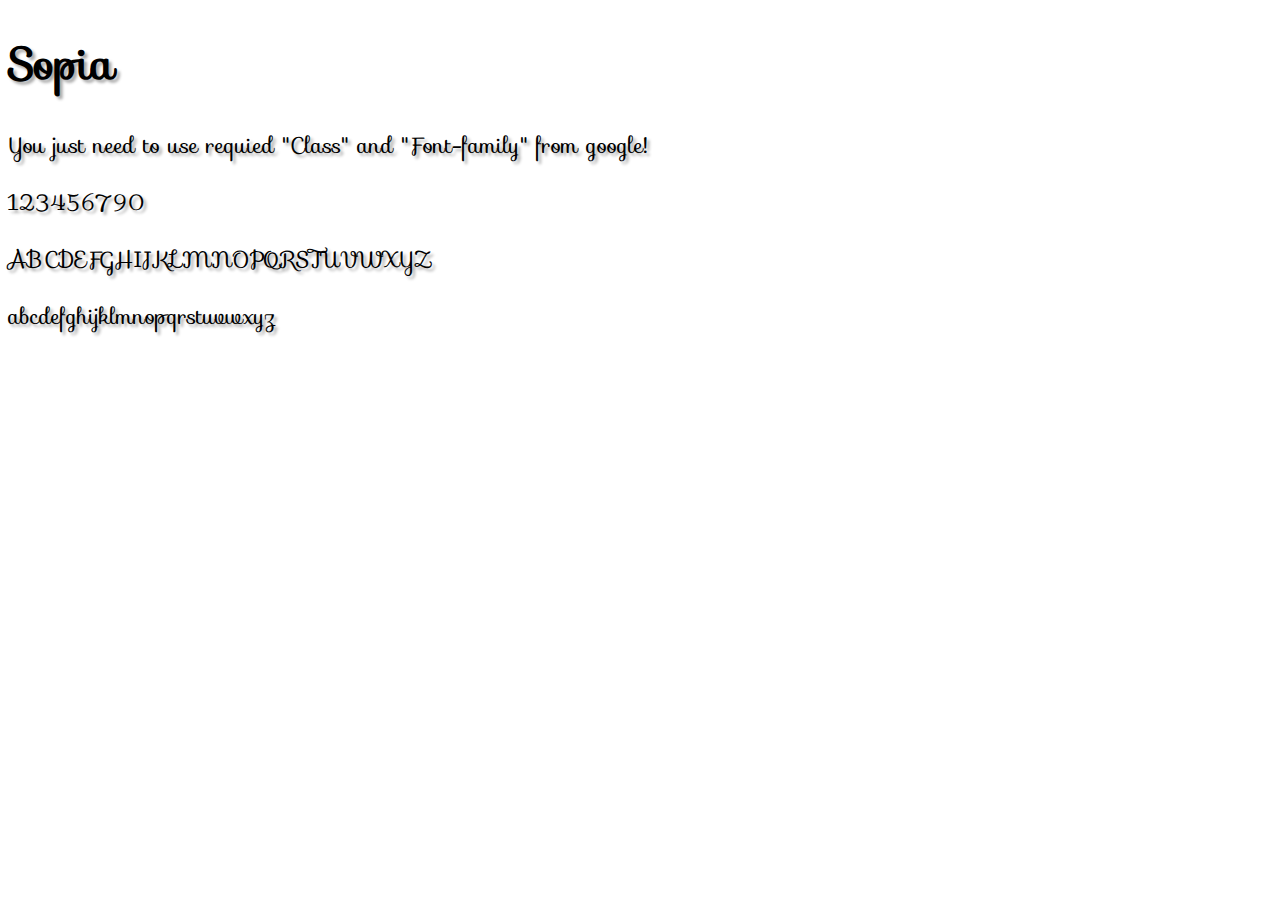
<file: google-fonts.html>
<!doctype html>
<html>
  <head>
    <link
      href="https://fonts.googleapis.com/css?family=Atma|Sofia|Audiowide|Trirong&effect=neon|outline|emboss|shadow-multiple|fire"
      rel="stylesheet"
    />

    <style>
      body {
        font-family: "Sofia", sans-serif;
        font-size: 22px;
        text-shadow: 3px 3px 3px #ababab;
      }
    </style>
  </head>
  <body>
    <h1 class="font-effect-fire">Sopia</h1>
    <p>You just need to use requied "Class" and "Font-family" from google!</p>
    <p class="font-effect-neon">123456790</p>
    <p class="font-effect-outline">ABCDEFGHIJKLMNOPQRSTUVWXYZ</p>
    <p class="font-effect-shadow-multiple">abcdefghijklmnopqrstuvwxyz</p>
  </body>
</html>
</file>
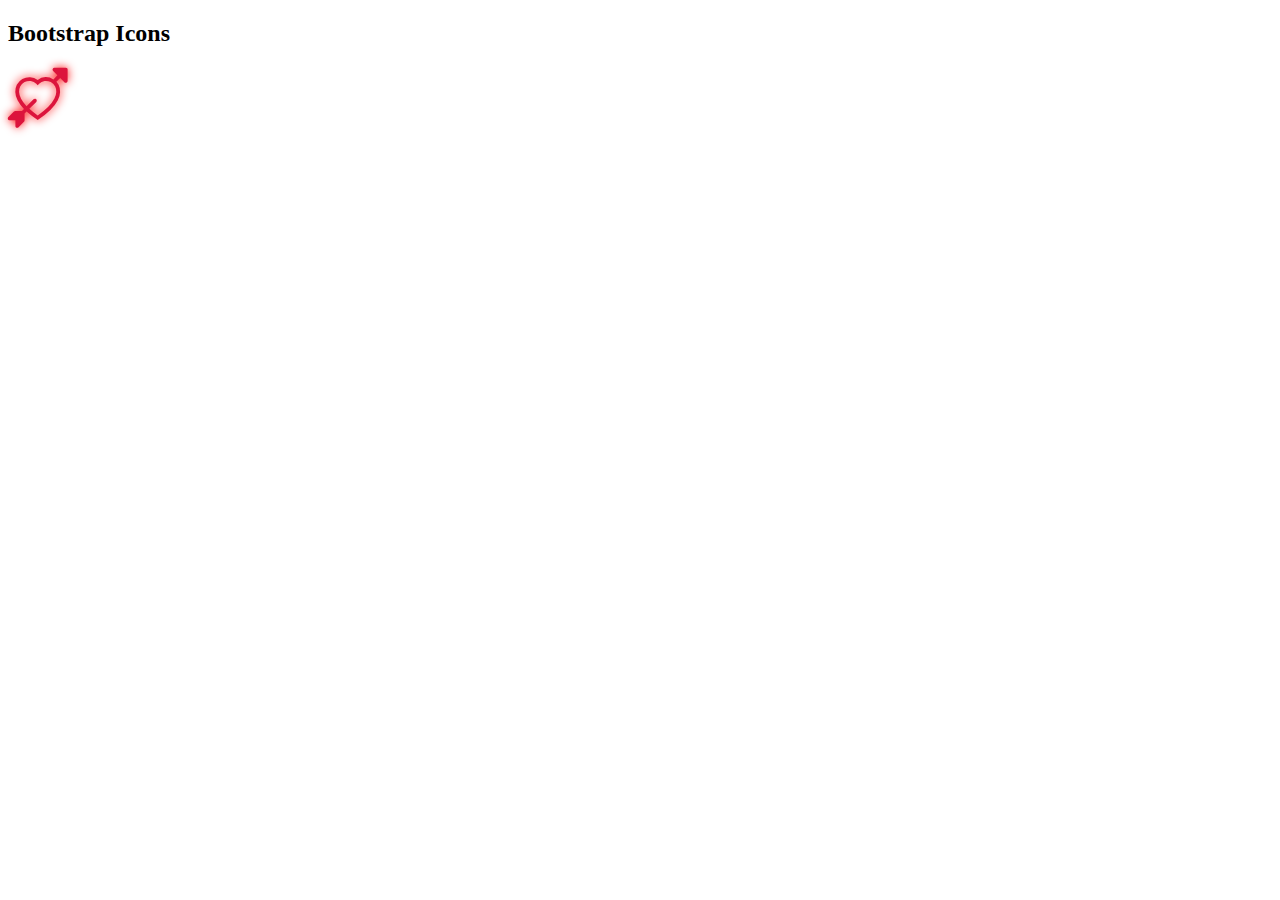
<file: icons.html>
<!doctype html>
<html>
  <title>Bootstrap Icons</title>
  <meta name="viewport" content="width=device-width, initial-scale=1" />
  <link
    href="https://cdn.jsdelivr.net/npm/bootstrap@5.3.8/dist/css/bootstrap.min.css"
    rel="stylesheet"
    integrity="sha384-sRIl4kxILFvY47J16cr9ZwB07vP4J8+LH7qKQnuqkuIAvNWLzeN8tE5YBujZqJLB"
    crossorigin="anonymous"
  />
  <link
    rel="stylesheet"
    href="https://cdn.jsdelivr.net/npm/bootstrap-icons@1.13.1/font/bootstrap-icons.min.css"
  />

  <body class="container">
    <h2>Bootstrap Icons</h2>

    <!-- To use icons, just add a link to the icon library the <head> section of your HTML page:

No downloads or installations required!

To insert an icon, add the name of the icon class to any inline HTML element like <i> or <span>. -->

    <p>
      <i
        class="bi bi-arrow-through-heart"
        style="font-size: 60px; color: crimson; text-shadow: 0 0 10px red"
      ></i>
    </p>
  </body>
</html>
</file>
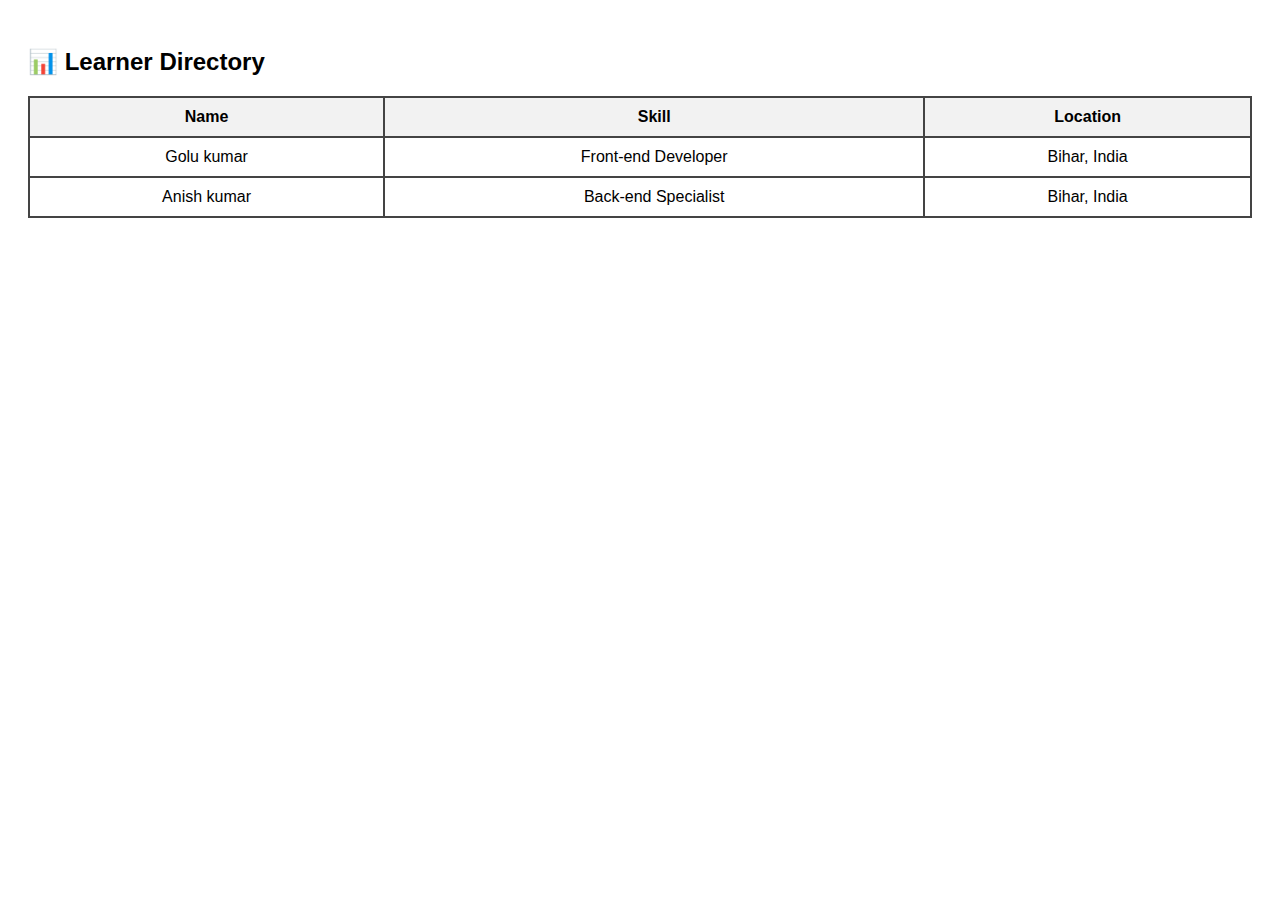
<file: table.html>
<!doctype html>
<html lang="en">
  <head>
    <meta charset="UTF-8" />
    <title>Simple Table Lab</title>
    <style>
      body {
        font-family: sans-serif;
        padding: 20px;
      }
      table {
        width: 100%;
        border-collapse: collapse;
        margin-top: 15px;
      }
      th,
      td {
        border: 2px solid #444;
        padding: 10px;
        text-align: center;
      }
      th {
        background-color: #f2f2f2;
      }
      tr:hover {
        background-color: #fff9c4;
      } /* Highlights row on hover */
    </style>
  </head>
  <body>
    <h2>📊 Learner Directory</h2>
    <table>
      <thead>
        <tr>
          <th>Name</th>
          <th>Skill</th>
          <th>Location</th>
        </tr>
      </thead>
      <tbody>
        <tr>
          <td>Golu kumar</td>
          <td>Front-end Developer</td>
          <td>Bihar, India</td>
        </tr>
        
          
     <tr>
          <td>Anish kumar</td>
          <td>Back-end Specialist</td>
          <td>Bihar, India</td>
        </tr>
 
      </tbody>
    </table>
    <br />
  </body>
</html>
</file>
<file: style.css>
/* * Copyright (c) 2026 Golu
 * Project: Front-End Practice Dashboard
 * License: MIT
 */

/* style.css */
body {
  font-family: "Segoe UI", Tahoma, Geneva, Verdana, sans-serif;
  transition: background-color 0.3s ease;
}

.card {
  transition: transform 0.2s ease;
}

.card:hover {
  transform: translateY(-5px);
}
</file>
<file: Cake.css>
@import url("https://fonts.googleapis.com/css?family=Bubblegum+Sans&display=swap");

:root {
  --bg-color: #ecf2ff;
  --text-color: #2b283a;
  --title-color: #4a4e74;
}

body {
  background: var(--bg-color);
  font-family: sans-serif;
  color: var(--text-color);
  transition:
    background 0.3s ease,
    color 0.3s ease;
}

section {
  width: 90%;
  margin: 0 auto;
}

.theme-btn {
  position: absolute;
  top: 20px;
  right: 20px;
  padding: 10px 15px 0 30p;
  border: 2px solid var(--text-color);
  background-color: var(--bg-color);
  border-radius: 20%;
  cursor: pointer;
  font-size: 1.5rem;
  z-index: 1000; /* Keeps it above everything else */
  transition: transform 0.2s ease;
}

.theme-btn:hover {
  transform: scale(1.1); /* Tiny pop effect on hover */
}

h3 {
  font-family: "Bubblegum sans";
  font-size: 2em;
  color: var(--title-color);
  transition: color 0.3s ease;
}

h1,
h2 {
  font-family: "Bubblegum Sans";
  text-align: center;
}

h1,
h2 {
  color: var(--title-color);
  font-size: 3em;
  text-align: center;
  transition: color 0.3s ease;
}

p {
  text-align: center;
}

.fireworks {
  text-align: center;
  /* This class is not used || You can make it happen */
  /* Can you help me make my fireworks bigger? */
  /* How about smaller? */
  font-size: 4em;
}

ul.grid {
  display: grid;
  grid-template-columns: 1fr 1fr 1fr 1fr;
  grid-auto-rows: 70px;
}

ul.grid li {
  list-style: none;
  font-size: 3em;
  justify-self: center;
}

.scared:hover {
  animation: shake 0.82s cubic-bezier(0.36, 0.07, 0.19, 0.97) both;
  transform: translate3d(0, 0, 0);
  backface-visibility: hidden;
  perspective: 1000px;
}

@keyframes shake {
  10%,
  90% {
    transform: translate3d(-1px, 0, 0);
  }

  20%,
  80% {
    transform: translate3d(2px, 0, 0);
  }

  30%,
  50%,
  70% {
    transform: translate3d(-4px, 0, 0);
  }

  40%,
  60% {
    transform: translate3d(4px, 0, 0);
  }
}

.excited:hover {
  animation-duration: 2s;
  animation-iteration-count: infinite;
  animation-name: jump;
  animation-timing-function: cubic-bezier(0.28, 0.84, 0.42, 1);
}

@keyframes jump {
  0% {
    transform: scale(1, 1) translateY(0);
  }
  10% {
    transform: scale(1.1, 0.9) translateY(0);
  }
  30% {
    transform: scale(0.9, 1.1) translateY(-100px);
  }
  50% {
    transform: scale(1.05, 0.95) translateY(0);
  }
  57% {
    transform: scale(1, 1) translateY(-7px);
  }
  64% {
    transform: scale(1, 1) translateY(0);
  }
  100% {
    transform: scale(1, 1) translateY(0);
  }
}
</file>
